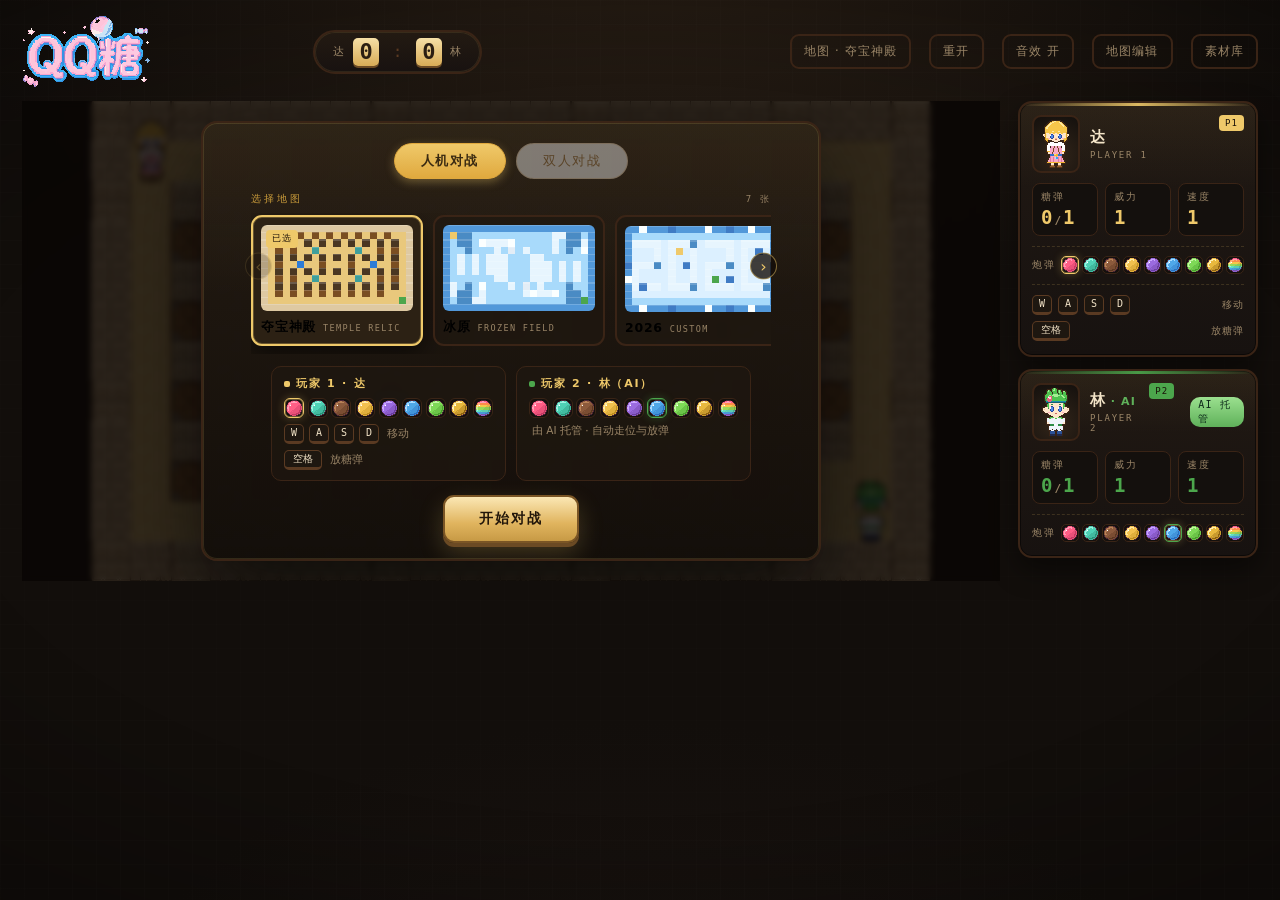
<file: index.html>
<!DOCTYPE html>
<html lang="zh-CN">
<head>
<meta charset="utf-8">
<meta http-equiv="refresh" content="0; url=v2/index.html">
<title>夺宝对决 · QQ糖</title>
</head>
<body style="margin:0;display:grid;place-items:center;height:100vh;background:#120E0B;color:#9A8567;font-family:sans-serif">
<script>location.replace('v2/index.html');</script>
<p>正在进入 <a href="v2/index.html" style="color:#EFC96A">夺宝对决 · QQ糖</a> …</p>
</body>
</html>
</file>
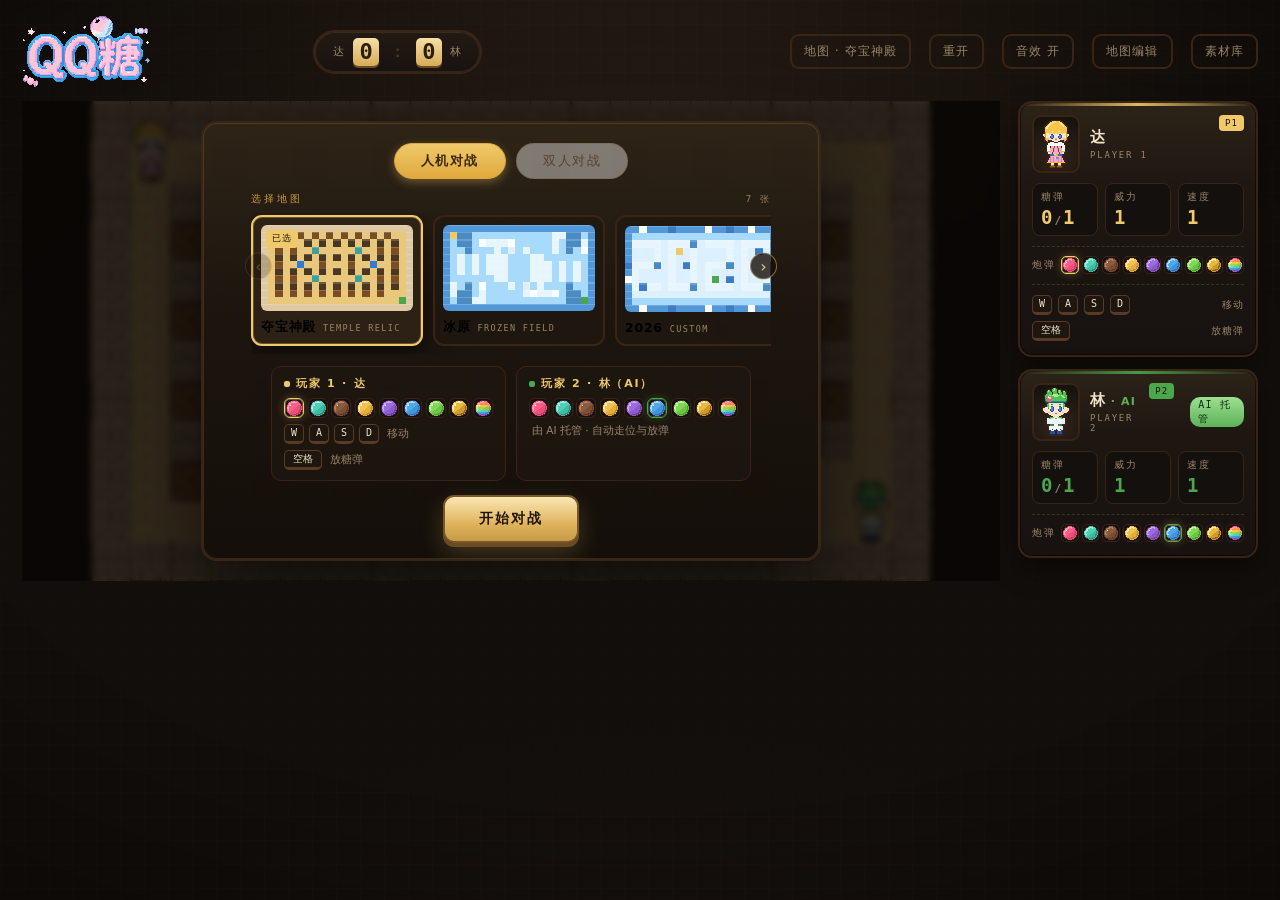
<file: v2/index.html>
<!DOCTYPE html>
<html lang="zh-CN">
<head>
<meta charset="utf-8">
<meta name="viewport" content="width=device-width,initial-scale=1">
<title>夺宝对决 · QQ糖</title>
<link rel="stylesheet" href="css/game.css">
<link rel="stylesheet" href="css/editor.css">
</head>
<body data-mode="game">
<div class="app">
  <header class="bar">
    <div class="brand">
      <span class="logo"><img src="assets/logo.svg" alt="QQ糖"></span>
    </div>
    <div class="score">
      <div class="side" id="side1"><i>达</i><b id="sc1">0</b></div>
      <span class="vs">:</span>
      <div class="side" id="side2"><b id="sc2">0</b><i>林</i></div>
    </div>
    <button class="ghost" id="btnMap">地图 · 夺宝神殿</button>
    <button class="ghost" id="btnRestart">重开</button>
    <button class="ghost" id="btnSound">音效 开</button>
    <button class="ghost" id="btnEdit">地图编辑</button>
    <button class="ghost" id="btnGallery">素材库</button>
  </header>

  <!-- ============================ 游戏（主模式） ============================ -->
  <div id="gameApp">
    <main>
      <section class="stage" id="stage">
        <canvas id="cv" width="672" height="384"></canvas>
        <div class="overlay" id="ov"></div>
      </section>
      <div class="rail" id="rail">
        <aside class="pcard" data-p="1" id="pc1">
          <div class="pc-head">
            <div class="pc-face"><img id="face1" alt="达"></div>
            <div>
              <h2>达</h2>
              <p>PLAYER 1</p>
            </div>
            <span class="tag">P1</span>
          </div>
          <div class="pc-stats">
            <div class="stat"><span>糖弹</span><b id="b1">1<em>/1</em></b></div>
            <div class="stat"><span>威力</span><b id="ps1">1</b></div>
            <div class="stat"><span>速度</span><b id="sp1">1</b></div>
          </div>
          <div class="pc-bombs" id="pb1"></div>
          <div class="pc-keys" id="keys1">
            <div class="krow"><kbd>W</kbd><kbd>A</kbd><kbd>S</kbd><kbd>D</kbd><span class="lbl">移动</span></div>
            <div class="krow"><kbd class="space">空格</kbd><span class="lbl">放糖弹</span></div>
          </div>
        </aside>
        <aside class="pcard" data-p="2" id="pc2">
          <div class="pc-head">
            <div class="pc-face"><img id="face2" alt="林"></div>
            <div>
              <h2>林</h2>
              <p>PLAYER 2</p>
            </div>
            <span class="tag">P2</span><span class="ai-badge" id="ai2">AI 托管</span>
          </div>
          <div class="pc-stats">
            <div class="stat"><span>糖弹</span><b id="b2">1<em>/1</em></b></div>
            <div class="stat"><span>威力</span><b id="ps2">1</b></div>
            <div class="stat"><span>速度</span><b id="sp2">1</b></div>
          </div>
          <div class="pc-bombs" id="pb2"></div>
          <div class="pc-keys" id="keys2">
            <div class="krow"><kbd>↑</kbd><kbd>←</kbd><kbd>↓</kbd><kbd>→</kbd><span class="lbl">移动</span></div>
            <div class="krow"><kbd class="wide">回车</kbd><span class="lbl">放糖弹</span></div>
          </div>
        </aside>
      </div>
    </main>
  </div>

  <!-- ============================ 地图编辑器（页内模式） ============================ -->
  <section id="editorApp">
    <div class="ebar">
      <div class="ettl"><b>地图编辑器</b><i>MAP EDITOR · 21 × 12 · 32PX</i></div>
      <div class="spacer"></div>
      <button class="ghost" id="btnNew">新建</button>
      <button class="ghost" id="btnSave">保存</button>
      <button class="ghost" id="btnSaveAs">另存为</button>
      <button class="ghost" id="btnExport">导出 JSON</button>
      <button class="ghost" id="btnImport">导入</button>
      <button class="primary" id="btnPlay">用这张图开一局</button>
    </div>

    <div class="ed-grid">
      <aside class="panel" id="pal"></aside>

      <section class="board">
        <div class="tools" id="tools">
          <span class="lab">工具</span>
          <div class="seg">
            <button data-tool="brush" type="button">画笔</button>
            <button data-tool="rect" type="button">矩形</button>
            <button data-tool="fill" type="button">油漆桶</button>
          </div>
          <div class="seg">
            <button id="btnUndo" type="button">撤销</button>
            <button id="btnRedo" type="button">重做</button>
          </div>
          <div class="div"></div>
          <div class="seg"><button id="btnGrid" type="button">网格</button></div>
          <div class="div"></div>
          <div class="seg">
            <button id="btnRand" type="button">随机生成</button>
            <button id="btnSym" type="button">对称生成</button>
          </div>
          <div class="seg">
            <button id="btnMirrorX" type="button">左右镜像</button>
            <button id="btnMirrorY" type="button">上下镜像</button>
            <button id="btnMirrorO" type="button">中心对称</button>
          </div>
          <div class="seg"><button id="btnClear" type="button">清空</button></div>
        </div>

        <div class="ecwrap"><canvas id="ecv"></canvas></div>

        <div class="hint">
          <span><b>左键</b> 落笔 · <b>右键</b> 擦掉 · <b>1/2/3</b> 切工具 · <b>Ctrl+Z</b> 撤销 · <b>Ctrl+S</b> 保存</span>
          <span>出生点各只有一个，挪到新格子时旧的会自动清掉</span>
        </div>
      </section>

      <aside class="panel">
        <div class="fld">
          <label>地图名</label>
          <input type="text" id="fName" maxlength="18" placeholder="我的地图">
        </div>
        <div class="fld">
          <label>主题（决定粒子色与默认贴图）</label>
          <select id="fTheme">
            <option value="temple">夺宝神殿</option>
            <option value="ice">冰原</option>
          </select>
        </div>
        <div class="fld">
          <label>可炸障碍掉落率 · <b id="fDropVal">40%</b></label>
          <input type="range" id="fDrop" min="0" max="0.9" step="0.05" value="0.4">
        </div>
        <div class="fld">
          <label>地面</label>
          <div class="row2"><button class="mini-btn" id="btnFloor" type="button">铺满当前主题地面</button></div>
        </div>

        <div class="lib" id="tagLegend"></div>

        <div class="chk">
          <h4>校验</h4>
          <div id="chkList"></div>
          <div id="chkBadge" class="crow"></div>
        </div>

        <div class="lib">
          <h4>模板（拿内置地图改）</h4>
          <div id="tplList">
            <button class="mini-btn" data-tpl="temple" type="button">夺宝神殿</button>
            <button class="mini-btn" data-tpl="ice" type="button">冰原</button>
          </div>
        </div>

        <div class="lib">
          <h4>我的地图（存在本机浏览器里）</h4>
          <div id="libList"></div>
        </div>
      </aside>
    </div>

    <input type="file" id="fileIn" accept=".json,application/json" hidden>
    <div class="toast" id="toast"></div>
  </section>
</div>

<!-- 数据（tools/build_v2.py 生成） -->
<script src="data/sprites.js"></script>
<script src="data/maps.js"></script>
<script src="data/tags.js"></script>
<!-- 游戏逻辑（按分段切出的模块，顺序即原 main.js 的语句顺序） -->
<script src="js/game/01-const.js"></script>
<script src="js/game/02-usermaps.js"></script>
<script src="js/game/03-canvas.js"></script>
<script src="js/game/04-state.js"></script>
<script src="js/game/05-audio.js"></script>
<script src="js/game/06-util.js"></script>
<script src="js/game/07-map.js"></script>
<script src="js/game/08-player.js"></script>
<script src="js/game/09-collision.js"></script>
<script src="js/game/10-pushblock.js"></script>
<script src="js/game/11-ai.js"></script>
<script src="js/game/12-explosion.js"></script>
<script src="js/game/13-death.js"></script>
<script src="js/game/14-particles.js"></script>
<script src="js/game/15-update.js"></script>
<script src="js/game/16-render.js"></script>
<script src="js/game/17-hud.js"></script>
<script src="js/game/18-overlay.js"></script>
<script src="js/game/19-round.js"></script>
<script src="js/game/20-input.js"></script>
<script src="js/game/21-loop.js"></script>
<script src="js/game/22-boot.js"></script>
<!-- 页内编辑器 -->
<script src="js/mode.js"></script>
<script src="js/editor.js"></script>
</body>
</html>
</file>
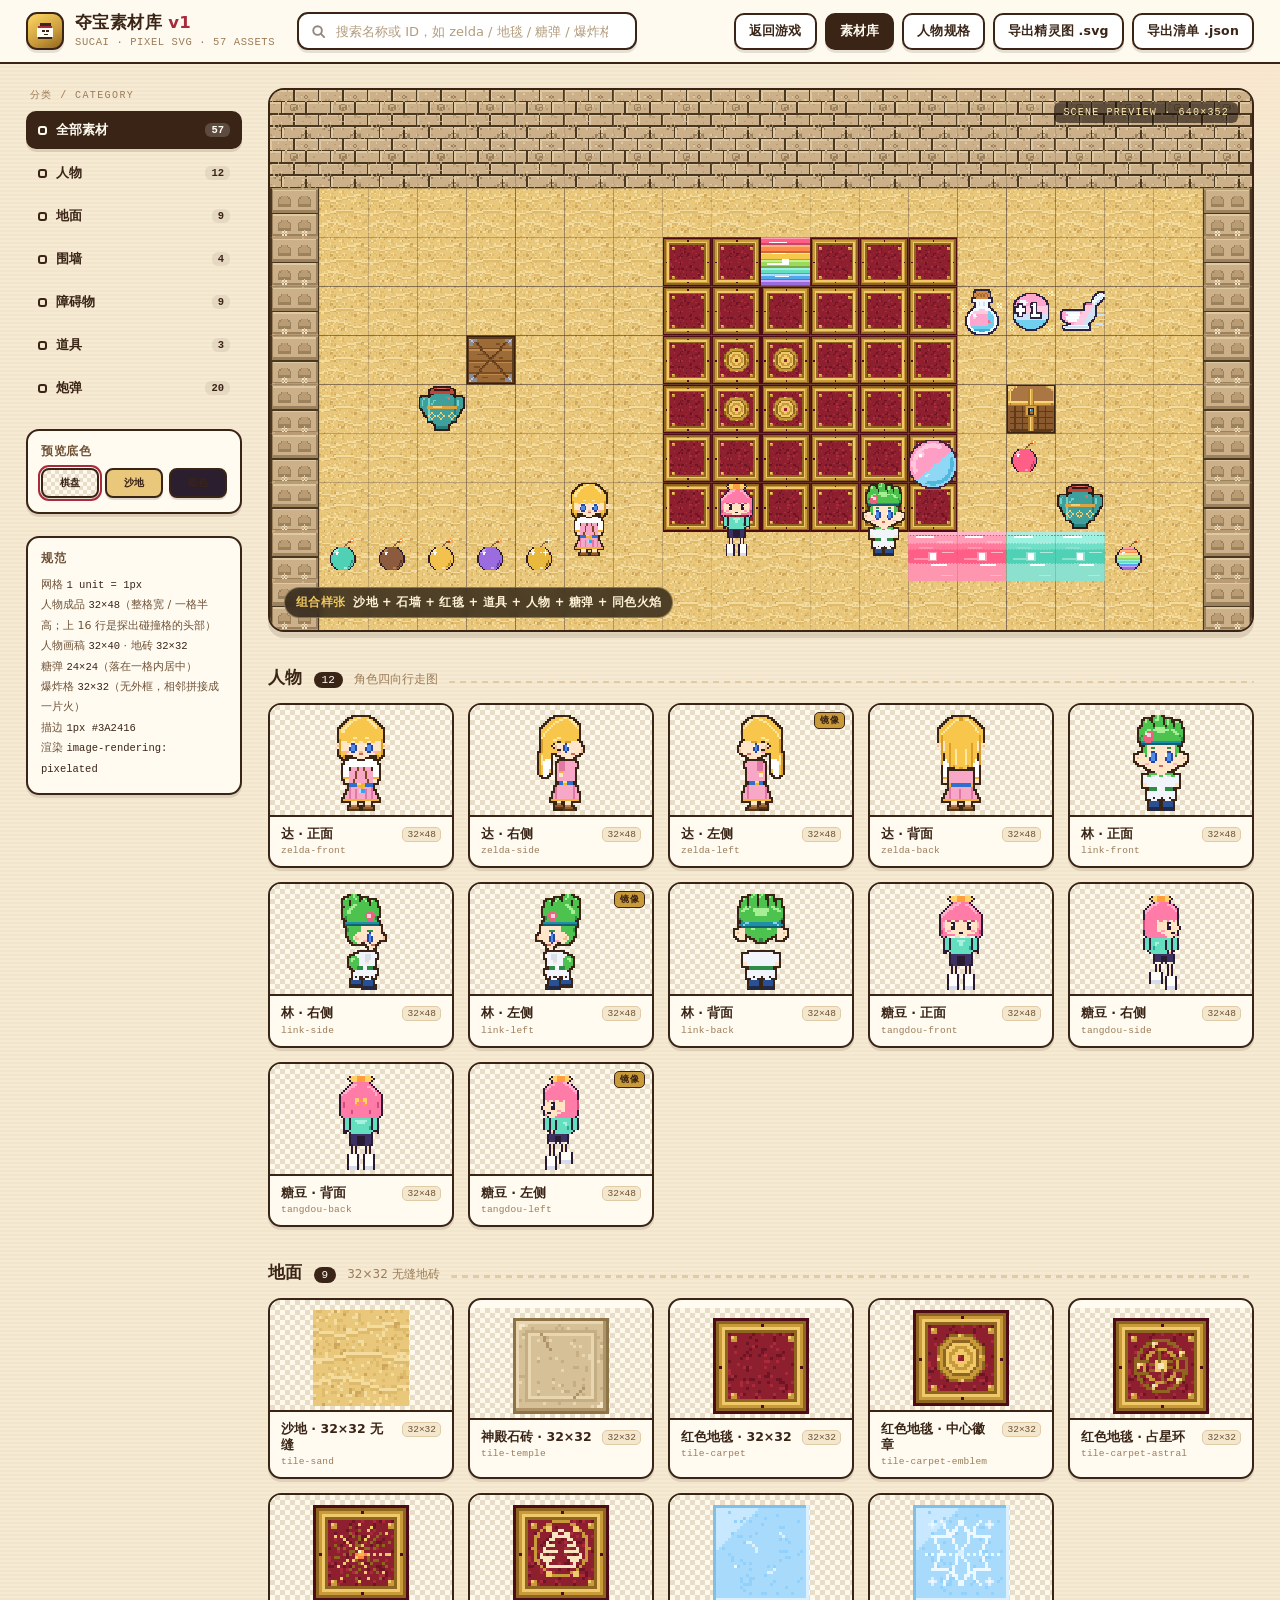
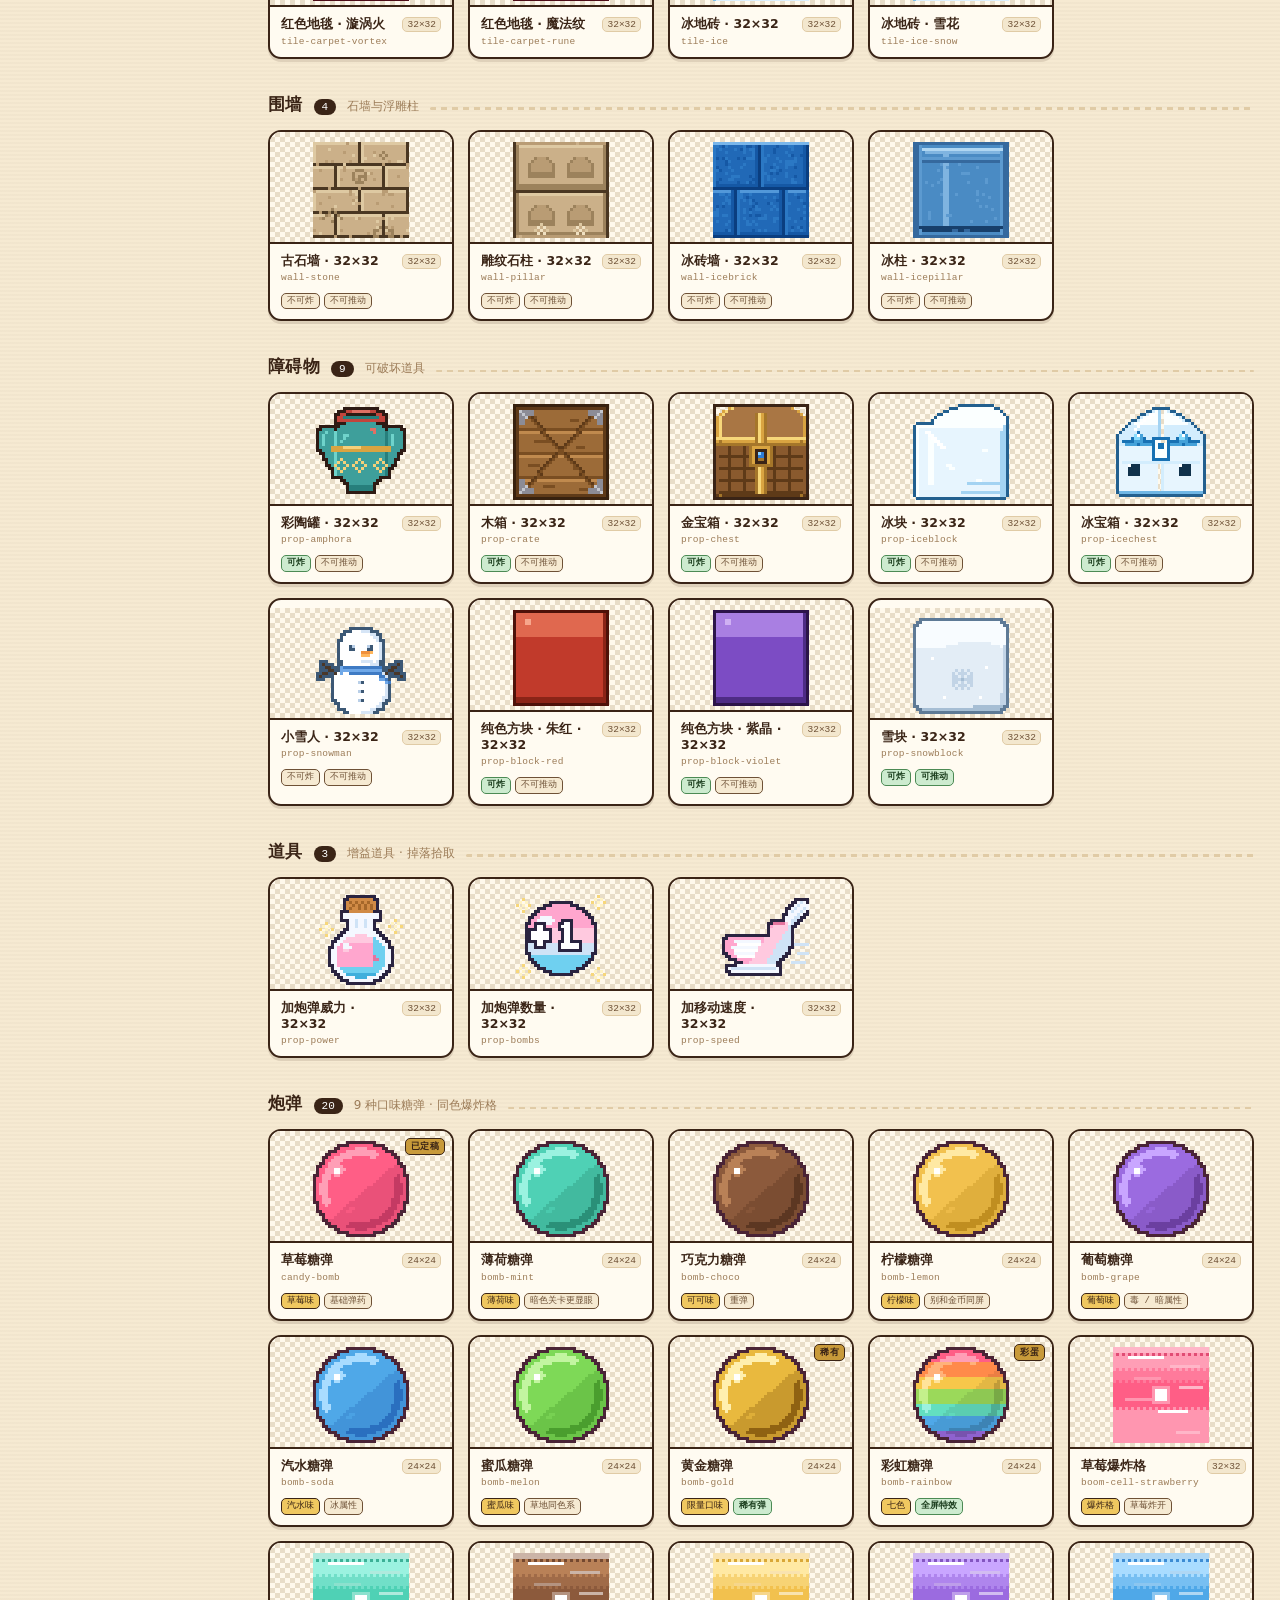
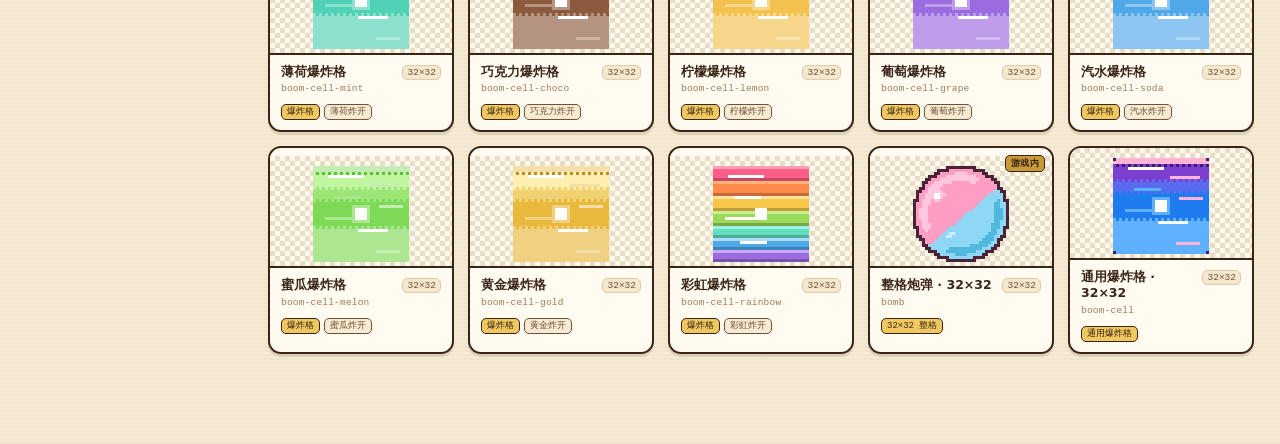
<file: v2/gallery.html>
<!doctype html>
<html lang="zh-CN">
<head>
<meta charset="utf-8" />
<meta name="viewport" content="width=device-width, initial-scale=1" />
<title>夺宝素材库 · SUCAI v1</title>
<link rel="stylesheet" href="css/gallery.css">
<link rel="stylesheet" href="css/spec.css">
</head>
<body data-bg="checker">
<div class="top">
  <div class="top-in">
    <div class="brand">
      <div class="mark"><svg width="22" height="22" viewBox="0 0 16 16" shape-rendering="crispEdges"><rect x="4" y="2" width="8" height="2" fill="#3A2416"/><rect x="3" y="4" width="10" height="2" fill="#A82A3B"/><rect x="2" y="6" width="12" height="6" fill="#FFFBF1"/><rect x="3" y="12" width="10" height="2" fill="#3A2416"/><rect x="6" y="7" width="2" height="2" fill="#3A2416"/><rect x="9" y="7" width="2" height="2" fill="#3A2416"/><rect x="7" y="10" width="3" height="1" fill="#3A2416"/></svg></div>
      <div>
        <h1>夺宝素材库 <b>v1</b></h1>
        <div class="meta">SUCAI · PIXEL SVG · <span id="galCount">-</span> ASSETS</div>
      </div>
    </div>
    <label class="search">
      <svg width="15" height="15" viewBox="0 0 16 16" fill="none"><circle cx="7" cy="7" r="4.6" stroke="#3A2416" stroke-width="2"/><path d="M10.6 10.6L14 14" stroke="#3A2416" stroke-width="2" stroke-linecap="round"/></svg>
      <input id="q" type="search" placeholder="搜索名称或 ID，如 zelda / 地毯 / 糖弹 / 爆炸格" autocomplete="off" />
    </label>
    <div class="top-actions">
      <a class="btn" href="index.html">返回游戏</a>
      <button class="btn on" id="tabAssets" type="button">素材库</button>
      <button class="btn" id="tabSpec" type="button">人物规格</button>
      <button class="btn" id="btn-sprite">导出精灵图 .svg</button>
      <button class="btn" id="btn-json">导出清单 .json</button>
    </div>
  </div>
</div>

<div class="shell">
  <aside>
    <div class="side-h">分类 / CATEGORY</div>
    <div class="nav" id="nav"></div>
    <div class="side-box">
      <h4>预览底色</h4>
      <div class="bg-switch" id="bgswitch">
        <button data-bg="checker" class="on">棋盘</button>
        <button data-bg="sand">沙地</button>
        <button data-bg="night">暗色</button>
      </div>
    </div>
    <div class="side-box">
      <h4>规范</h4>
      <div class="legend">
        网格 <code>1 unit = 1px</code><br>
        人物成品 <code>32×48</code>（整格宽 / 一格半高；上 16 行是探出碰撞格的头部）<br>
        人物画稿 <code>32×40</code> · 地砖 <code>32×32</code><br>
        糖弹 <code>24×24</code>（落在一格内居中）<br>
        爆炸格 <code>32×32</code>（无外框，相邻拼接成一片火）<br>
        描边 <code>1px #3A2416</code><br>
        渲染 <code>image-rendering: pixelated</code>
      </div>
    </div>
  </aside>

  <main>
    <div class="hero">
      <div class="tag">SCENE PREVIEW · 640×352</div>
      <div id="sceneSlot"></div>
      <div class="cap"><b>组合样张</b> 沙地 + 石墙 + 红毯 + 道具 + 人物 + 糖弹 + 同色火焰</div>
    </div>
    <div id="groups"></div>
  </main>
</div>

<!-- ============================ 人物规格（原人物规格页并入） ============================ -->
<section id="specPanel" hidden>
  <div class="wrap">
    <div class="toolbar">
      <span class="lb">缩放</span>
      <div class="zoom">
        <button data-z="2" type="button">2×</button>
        <button data-z="4" type="button" class="on">4×</button>
        <button data-z="6" type="button">6×</button>
        <button data-z="8" type="button">8×</button>
      </div>
      <button id="sil" type="button" style="margin-left:auto">剪影模式（查识别度）</button>
    </div>

    <h2>同比例排排站 · 先看身高与剪影是否打架</h2>
    <div class="lineup" id="lineupBox"></div>

    <h2>四套角色 · 各三视图</h2>
    <div id="specSections"></div>

    <h2>规格</h2>
    <div class="spec">
      <div><b>共用骨架</b>
        <p>头 <code>y3–17</code>、肩线 <code>y18</code>、腰 <code>y23</code>、鞋 <code>y27–30</code>，脚底压 <code>y30</code>，水平中线 <code>x=15.5</code>。四人并排时身高、头身比完全一致，换角色不跳。</p></div>
      <div><b>武器是独立图层</b>
        <p>弓、箭、剑各自带 1px 描边，和身体留 1px 间隙。换武器只改一段代码，不动角色本体。</p></div>
      <div><b>颜色规则</b>
        <p>共用底色（描边/皮肤/白/钢等 9 色）不换；每个角色再加 6–8 个专属色。整套无渐变。</p></div>
      <div><b>剪影识别度</b>
        <p>点「剪影模式」全黑看轮廓。两两重叠率正面 <code>0.74–0.83</code>，靠青羽的箭枝、夜蔷薇的垂发、银霜的外扩肩甲区分。</p></div>
      <div><b>朝向</b>
        <p>侧面统一朝右，朝左一律 <code>transform:scaleX(-1)</code>，不重画。背面用于向上走。</p></div>
      <div><b>数据来源</b>
        <p>本页数据由 <code>tools/build_v2.py</code> 生成（tools/spec_db.py + build_chars.py），与素材库共用同一套生成管线。</p></div>
    </div>

    <div class="shared">
      <h4>共用底色（9 色，四角色通用）</h4>
      <ul class="pal" id="specShared"></ul>
    </div>
  </div>
</section>

<div class="modal" id="modal">
  <div class="sheet">
    <div class="sheet-top">
      <div>
        <h3 id="m-name">—</h3>
        <div class="mono" id="m-id">—</div>
        <div class="tags" id="m-tags"></div>
      </div>
      <button class="close" id="m-close">✕</button>
    </div>
    <div class="sheet-body">
      <div class="stage" id="m-stage">
        <div id="m-preview"></div>
        <div class="tilewrap" id="m-tiling"></div>
      </div>
      <div class="side-info">
        <dl class="kv">
          <dt>分类</dt><dd id="m-cat">—</dd>
          <dt>尺寸</dt><dd id="m-size">—</dd>
          <dt>网格</dt><dd id="m-grid">—</dd>
          <dt>颜色</dt><dd id="m-ncol">—</dd>
        </dl>
        <div>
          <div class="side-h" style="margin-bottom:5px">来源 / SOURCE</div>
          <div class="src" id="m-src">—</div>
        </div>
        <div>
          <div class="side-h" style="margin-bottom:7px">调色板 / CLICK TO COPY</div>
          <div class="pal" id="m-pal"></div>
        </div>
        <div>
          <div class="side-h" style="margin-bottom:7px">缩放</div>
          <div class="bg-switch" id="m-zoom">
            <button data-z="2">2×</button><button data-z="4" class="on">4×</button><button data-z="6">6×</button><button data-z="8">8×</button>
          </div>
        </div>
        <div class="acts">
          <button class="btn" id="m-copy">复制 SVG</button>
          <button class="btn" id="m-png">下载 PNG</button>
          <button class="btn" id="m-svg">下载 SVG</button>
          <button class="btn" id="m-tile">拼接预览</button>
        </div>
        <div>
          <div class="side-h" style="margin-bottom:7px">源码</div>
          <div class="code" id="m-code"></div>
        </div>
      </div>
    </div>
  </div>
</div>
<div class="toast" id="toast"></div>

<script src="data/gallery-data.js"></script>
<script src="data/spec-data.js"></script>
<script src="js/gallery.js"></script>
<script src="js/spec.js"></script>
</body>
</html>
</file>
<file: v2/css/game.css>
/* =========================================================================
   QQ糖 · 夺宝对决  —  游戏界面样式
   ========================================================================= */
:root{
  --bg:#120E0B;
  --panel:#1C1611;
  --panel2:#241C15;
  --line:#3A2416;
  --line2:#5A3A22;
  --gold:#EFC96A;
  --gold2:#C89A3A;
  --ink:#F3E4C8;
  --dim:#9A8567;
  --red:#A82A3B;
  --teal:#3E9F9B;
  --sans:"PingFang SC","Microsoft YaHei","Hiragino Sans GB",system-ui,sans-serif;
  --mono:"Cascadia Mono","Consolas","SFMono-Regular",ui-monospace,monospace;
}
*{box-sizing:border-box; margin:0; padding:0}
html,body{height:100%}
body{
  background:
    radial-gradient(1200px 700px at 50% -10%, #2A1F15 0%, transparent 60%),
    radial-gradient(900px 600px at 50% 120%, #1A1310 0%, transparent 60%),
    var(--bg);
  color:var(--ink);
  font-family:var(--sans);
  -webkit-font-smoothing:antialiased;
  overflow:hidden;
}
body::before{
  /* 细小格纹底 */
  content:"";
  position:fixed; inset:0; pointer-events:none; opacity:.35;
  background-image:
    linear-gradient(rgba(255,255,255,.022) 1px, transparent 1px),
    linear-gradient(90deg, rgba(255,255,255,.022) 1px, transparent 1px);
  background-size:24px 24px;
}
body::after{
  content:"";
  position:fixed; inset:0; pointer-events:none;
  background:radial-gradient(120% 90% at 50% 50%, transparent 45%, rgba(0,0,0,.62) 100%);
}

.app{
  position:relative; z-index:2;
  height:100%;
  display:flex; flex-direction:column;
  gap:14px;
  padding:16px 22px 12px;
  max-width:1520px; margin:0 auto;
}

/* ------------------------------------------------------------------ 顶栏 */
.bar{
  position:relative;
  flex:0 0 auto;
  display:flex; align-items:center; gap:18px;
}
.bar > .ghost:first-of-type{margin-left:auto}
.brand{display:flex; align-items:center; gap:14px}
.brand .logo{display:block; flex:0 0 auto; line-height:0}
.brand .logo svg{display:block; height:71px; width:auto}

/* 比分 */
.score{
  position:absolute; left:50%; top:50%;
  transform:translate(-50%,-50%);
  display:flex; align-items:center; gap:14px;
  padding:6px 18px;
  border:2px solid var(--line);
  border-radius:999px;
  background:linear-gradient(180deg,#231A12,#181210);
  box-shadow:0 0 0 1px rgba(239,201,106,.10) inset;
}
.score .side{display:flex; align-items:center; gap:8px}
.score .side i{
  font-style:normal; font-size:11px; letter-spacing:.14em; color:var(--dim);
}
.score .side b{
  font-family:var(--mono); font-size:22px; line-height:1;
  min-width:22px; text-align:center;
  color:#2B1E12;
  background:linear-gradient(180deg,#F6DFA6,#D8AC57);
  border-radius:5px; padding:3px 6px;
  box-shadow:0 2px 0 #6B4A24;
  transition:transform .18s;
}
.score .side.hit b{transform:scale(1.28)}
.score .vs{font-family:var(--mono); color:var(--line2); font-size:16px}

button{font-family:inherit; cursor:pointer}
.ghost{
  font-size:11.5px; letter-spacing:.1em; color:var(--dim);
  background:transparent; border:2px solid var(--line);
  border-radius:9px; padding:8px 12px;
  transition:.16s;
}
.ghost:hover{color:var(--gold); border-color:var(--line2)}

/* ------------------------------------------------------------------ 主区 */
main{
  flex:1 1 auto; min-height:0;
  display:grid;
  grid-template-columns:minmax(0,1fr) 240px;
  gap:18px;
}

/* 右侧属性栏：贴着内容区顶部排，别跟着画布居中漂 */
.rail{
  display:flex; flex-direction:column; gap:12px;
  align-self:start;
}

/* 玩家卡 */
.pcard{
  position:relative;
  display:flex; flex-direction:column; gap:10px;
  padding:12px 12px 14px;
  border:2px solid var(--line);
  border-radius:14px;
  background:
    linear-gradient(180deg, rgba(239,201,106,.055), transparent 34%),
    linear-gradient(180deg,#211913,#171210);
  box-shadow:0 12px 28px rgba(0,0,0,.45), 0 0 0 1px rgba(0,0,0,.5) inset;
  overflow:hidden;
}
.pcard::before{
  content:""; position:absolute; inset:0 0 auto 0; height:3px;
  background:linear-gradient(90deg,transparent,var(--ac),transparent);
  opacity:.9;
}
.pcard[data-p="1"]{--ac:#EFC96A}
.pcard[data-p="2"]{--ac:#4CA64C}
.pcard.dead{filter:saturate(.35) brightness(.72)}
.pcard.win{box-shadow:0 12px 28px rgba(0,0,0,.45), 0 0 0 2px var(--ac) inset}

.pc-head{display:flex; align-items:center; gap:10px}
.pc-face{
  width:48px; height:58px; flex:0 0 auto;
  display:grid; place-items:center;
  border:2px solid var(--line); border-radius:9px;
  background:radial-gradient(circle at 50% 70%, #33261A, #14100D);
  overflow:hidden;
}
.pc-face img{width:32px; height:48px; display:block; image-rendering:pixelated}
.pc-head h2{font-size:15px; letter-spacing:.06em}
.pc-head p{
  font-family:var(--mono); font-size:9px; letter-spacing:.2em;
  color:var(--dim); margin-top:3px;
}
.pc-head .tag{
  margin-left:auto; align-self:flex-start;
  font-family:var(--mono); font-size:9px; letter-spacing:.12em;
  padding:3px 6px; border-radius:4px;
  color:#1A1208; background:var(--ac);
}

.pc-stats{display:grid; grid-template-columns:repeat(3,1fr); gap:7px}
.stat{
  border:1.5px solid var(--line); border-radius:8px;
  background:#14100D; padding:7px 8px 8px;
}
.stat span{
  display:block; font-size:9.5px; letter-spacing:.16em; color:var(--dim);
  margin-bottom:4px;
}
.stat b{
  font-family:var(--mono); font-size:19px; line-height:1;
  color:var(--ac); display:flex; align-items:baseline; gap:2px;
}
.stat b em{font-style:normal; font-size:11px; color:var(--dim)}

.pc-keys{
  margin-top:auto;
  display:flex; flex-direction:column; gap:6px;
  padding-top:10px; border-top:1px dashed rgba(239,201,106,.16);
}
/* 局内换炮弹：一排小图标 + 「炮弹」小标，点谁下一颗弹就是谁 */
.pc-bombs{
  display:flex; align-items:center; gap:6px;
  padding-top:9px; border-top:1px dashed rgba(239,201,106,.16);
}
.pc-bombs::before{
  content:"炮弹";
  font-size:9.5px; letter-spacing:.16em; color:var(--dim); flex:0 0 auto;
}
.pc-bombs .bomb-strip{flex:1 1 auto; min-width:0}
.pc-bombs .bkind{width:18px; height:18px; border-radius:5px}
.pc-bombs .bkind img{width:14px; height:14px}
.pcard .bkind.on{border-color:var(--ac)}
.krow{display:flex; align-items:center; gap:6px; font-size:10.5px; color:var(--dim)}
.krow .lbl{margin-left:auto; font-size:10px; letter-spacing:.1em}
kbd{
  font-family:var(--mono); font-size:10px; line-height:1;
  min-width:20px; height:20px; padding:0 5px;
  display:inline-grid; place-items:center;
  color:var(--ink);
  border:1.5px solid var(--line2); border-bottom-width:3px;
  border-radius:5px; background:#1E1710;
}
kbd.wide{min-width:auto; padding:0 8px}
kbd.space{min-width:38px}

/* ------------------------------------------------------------------ 舞台 */
.stage{
  position:relative;
  flex:0 0 auto;
  align-self:start;
  display:flex; align-items:flex-start; justify-content:center;
  overflow:hidden;
}
#cv{
  display:block;
  width:672px; height:384px;      /* 由脚本按容器等比计算 */
  image-rendering:pixelated;
  image-rendering:crisp-edges;
  border-radius:3px;
  box-shadow:0 0 0 2px #0A0705, 0 0 26px rgba(0,0,0,.8) inset;
  background:#0A0705;
}

/* 覆盖层 */
.overlay{
  position:absolute; inset:0;
  display:grid; place-items:center;
  background:rgba(9,6,4,.82);
  backdrop-filter:blur(3px);
  opacity:0; pointer-events:none;
  transition:opacity .26s;
  z-index:5;
  padding:14px 20px;
}
.overlay.on{opacity:1; pointer-events:auto}
.ov-box{
  width:min(620px,100%);
  max-height:100%; overflow-y:auto;      /* 万一内容比画布还高，还能滚到按钮 */
  scrollbar-width:none;                  /* 滚动条不外露，内容超高等比缩进滚动即可 */
  text-align:center;
  padding:20px 28px 16px;
  border:2px solid var(--line);
  border-radius:16px;
  background:
    linear-gradient(180deg, rgba(239,201,106,.05), transparent 40%),
    linear-gradient(180deg, rgba(36,27,19,.97), rgba(19,14,10,.97));
  box-shadow:0 34px 80px rgba(0,0,0,.62), 0 0 0 1px rgba(239,201,106,.14) inset;
  transform:translateY(8px) scale(.985);
  transition:transform .3s cubic-bezier(.2,1.4,.5,1);
}
.ov-box::-webkit-scrollbar{display:none}
.overlay.on .ov-box{transform:none}
.ov-kicker{
  font-family:var(--mono); font-size:10px; letter-spacing:.42em;
  color:var(--gold2); margin-bottom:9px;
}
.ov-title{
  font-size:30px; font-weight:900; letter-spacing:.08em; line-height:1.1;
  color:#FFF3D2;
  text-shadow:0 0 26px rgba(239,201,106,.45), 0 4px 0 #4A3018;
  margin-bottom:8px;
}
.ov-sub{font-size:12.5px; color:#B9A489; line-height:1.75; margin-bottom:14px}
.ov-grid{
  display:grid; grid-template-columns:1fr 1fr; gap:10px;
  margin:0 auto 14px; width:min(480px,100%);
}
.ov-cell{
  border:1.5px solid var(--line); border-radius:10px;
  padding:9px 12px 10px; text-align:left;
  background:rgba(30,23,16,.72);
}
.ov-cell h4{
  font-size:11px; letter-spacing:.16em; color:var(--gold);
  margin-bottom:6px; display:flex; align-items:center; gap:6px;
}
.ov-cell h4 .dot{width:6px; height:6px; border-radius:2px; background:currentColor}
.kline{display:flex; align-items:center; gap:5px; margin-top:6px}
.kline i{
  font-style:normal; font-size:10.5px; color:var(--dim); margin-left:3px;
}

/* 炮弹选择条：准备页（覆盖层）和局内面板共用一套按钮。
   点谁用谁，选中框颜色跟着人走 —— P1 金 / P2 绿。 */
.bomb-strip{
  display:flex; gap:3px; justify-content:space-between;
}
.ov-cell .bomb-strip{margin-top:7px}
.bkind{
  width:20px; height:20px; padding:0; line-height:0;
  display:grid; place-items:center;
  border:1.5px solid var(--line); border-radius:6px;
  background:#14100D;
  transition:border-color .14s, box-shadow .14s, transform .14s;
}
.bkind img{width:16px; height:16px; display:block; image-rendering:pixelated}
.bkind:hover{border-color:var(--line2); transform:translateY(-1px)}
.bkind.on{
  border-color:#EFC96A;
  box-shadow:0 0 0 1px rgba(239,201,106,.38) inset, 0 0 9px rgba(239,201,106,.28);
}
.ov-cell.p2 .bkind.on{
  border-color:#4CA64C;
  box-shadow:0 0 0 1px rgba(76,166,76,.4) inset, 0 0 9px rgba(76,166,76,.3);
}

/* 开局前选地图 */
.ov-label{
  font-family:var(--mono); font-size:9.5px; letter-spacing:.3em;
  color:var(--gold2); text-align:left;
}
.ov-labelrow{
  width:min(520px,100%); margin:0 auto 7px;
  display:flex; justify-content:space-between; align-items:baseline;
}
.ov-count{
  font-family:var(--mono); font-size:9px; letter-spacing:.2em; color:var(--dim);
}
/* 地图可能不止两张（编辑器存进来的），所以横着排 —— 高度固定，多了就横向滚；
   滚动条不外露，放不下时两端出现翻页箭头 */
.ov-maps-wrap{
  position:relative;
  width:min(520px,100%); margin:0 auto 12px;
}
.ov-maps{
  display:flex; flex-wrap:nowrap; gap:10px;
  width:100%; padding:2px 2px 8px;
  overflow-x:auto; overflow-y:hidden;
  scrollbar-width:none;
  scroll-snap-type:x proximity;
}
.ov-maps::-webkit-scrollbar{display:none}
.maps-nav{
  position:absolute; top:38%; transform:translateY(-50%);
  width:27px; height:27px; border-radius:50%;
  border:1.5px solid rgba(239,201,106,.5);
  background:rgba(20,14,9,.8); color:var(--gold);
  font-size:16px; line-height:1; cursor:pointer; z-index:2;
  display:flex; align-items:center; justify-content:center;
  transition:background .14s, opacity .14s;
}
.maps-nav:hover{background:rgba(64,46,26,.92)}
.maps-nav.prev{left:-6px}
.maps-nav.next{right:-6px}
.maps-nav[disabled]{opacity:.25; cursor:default}
.ov-maps-wrap:not(.paged) .maps-nav{display:none}
/* 宽度故意做成「两张半」，露出第三张的一角，让人看出右边还能拖 */
.ov-maps .map-card{flex:0 0 172px; scroll-snap-align:start}
.map-card{
  position:relative; display:block; padding:8px; text-align:left;
  border:2px solid var(--line); border-radius:11px;
  background:rgba(30,23,16,.7);
  transition:border-color .16s, box-shadow .16s, transform .16s;
}
.map-card:hover{border-color:var(--line2); transform:translateY(-1px)}
.map-card.on{
  border-color:var(--gold);
  background:rgba(48,36,22,.85);
  box-shadow:0 0 0 1px rgba(239,201,106,.3) inset, 0 10px 24px rgba(0,0,0,.5);
}
.map-card .thumb{
  display:block; width:100%; aspect-ratio:21 / 12;
  border-radius:6px; overflow:hidden;
  background:#0D0A07;
  box-shadow:0 0 0 1px rgba(0,0,0,.6) inset;
}
.map-card .thumb canvas{
  display:block; width:100%; height:100%;
  image-rendering:pixelated;
}
.map-card .nm{display:flex; align-items:baseline; gap:7px; margin-top:8px}
.map-card .nm b{font-size:12.5px; letter-spacing:.06em}
.map-card .nm i{
  font-style:normal; font-family:var(--mono);
  font-size:8.5px; letter-spacing:.16em; color:var(--dim);
}
.map-card .tick{
  position:absolute; top:13px; left:13px;
  font-family:var(--mono); font-size:8.5px; letter-spacing:.14em;
  padding:3px 6px; border-radius:4px;
  color:#22160A; background:var(--gold);
  opacity:0; transform:translateY(-3px);
  transition:.16s;
}
.map-card.on .tick{opacity:1; transform:none}
/* 编辑器做的图，右上角盖个紫章，和内置图区分开 */
.map-card .flag{
  position:absolute; top:13px; right:13px;
  font-family:var(--mono); font-size:8.5px; letter-spacing:.14em;
  padding:3px 6px; border-radius:4px;
  color:#F3EFFC; background:rgba(150,128,204,.9);
}

.btn{
  font-size:14px; font-weight:800; letter-spacing:.14em;
  color:#22160A;
  background:linear-gradient(180deg,#FBE7B4,#E0B45E 60%,#C79A45);
  border:2px solid #7A5525;
  border-radius:11px;
  padding:13px 34px;
  box-shadow:0 4px 0 #6B4A24, 0 10px 24px rgba(239,201,106,.22);
  transition:transform .12s, box-shadow .12s;
}
.btn:hover{transform:translateY(-1px); box-shadow:0 5px 0 #6B4A24, 0 14px 30px rgba(239,201,106,.3)}
.btn:active{transform:translateY(3px); box-shadow:0 1px 0 #6B4A24}
.btn.small{font-size:12px; padding:10px 20px; letter-spacing:.1em}

.result-face{
  width:74px; height:92px; margin:0 auto 4px;
  image-rendering:pixelated;
  filter:drop-shadow(0 8px 18px rgba(0,0,0,.6));
  animation:floaty 2.4s ease-in-out infinite;
}
@keyframes floaty{0%,100%{transform:translateY(0)}50%{transform:translateY(-6px)}}

/* 分辨率偏窄时比分回到常规流，避免压在按钮上 */
@media (max-width:1300px){
  .score{position:static; transform:none; margin:0 auto}
}

@media (max-width:1180px){
  main{display:flex; flex-direction:column; align-items:stretch; justify-content:center; gap:12px}
  .rail{flex-direction:row; width:100%}
  .pcard{flex:1 1 0; flex-direction:row; align-items:center; gap:14px; padding:10px 14px}
  .pc-stats{grid-template-columns:repeat(3,1fr); min-width:0; flex:1}
  .pc-keys{display:none}
  .pc-bombs{display:none}   /* 横排卡片放不下，窄屏回到开局界面换弹 */
  .stage{margin:0 auto; max-width:100%}
  .score{position:static; transform:none; margin:0 auto}
}
@media (max-width:720px){
  .app{padding:10px}
  .brand p{display:none}
  .brand .logo svg{height:52px}
  .ov-title{font-size:26px}
  .ov-grid{grid-template-columns:1fr}
  #cv{width:100%; height:auto}
}

/* ------------------------------------------------------------- 人机模式 UI */
.ov-modes{display:flex; gap:10px; justify-content:center; margin:0 0 14px}
.mode-btn{
  padding:8px 26px; border-radius:20px;
  border:1px solid rgba(120,90,50,.35);
  background:rgba(255,255,255,.4); color:#5a4327;
  font-family:var(--mono); font-size:13px; letter-spacing:.12em; cursor:pointer;
  transition:transform .14s, background .14s, color .14s;
}
.mode-btn:hover{transform:translateY(-1px)}
.mode-btn.on{
  background:linear-gradient(180deg,#EFC96A,#E0A93E);
  color:#3a2a12; border-color:#E0A93E; font-weight:800;
  box-shadow:0 3px 10px rgba(239,201,106,.35);
}

.ai-badge{
  display:inline-block; margin-left:6px; padding:1px 8px; border-radius:10px;
  font-family:var(--mono); font-size:10px; letter-spacing:.12em; color:#0d2a1a;
  background:linear-gradient(180deg,#9BE08F,#5FB15A);
}
[hidden]{display:none !important}
.pcard.ai .pc-keys{display:none}
.pcard.ai .pc-head h2::after{content:" · AI"; color:#5FB15A; font-size:11px; letter-spacing:.1em}

/* =========================================================================
   v2 · 主页 = 游戏 + 页内编辑器：按 body[data-mode] 显隐两个区域
   ========================================================================= */
#gameApp{flex:1 1 auto; min-height:0; display:flex}
#gameApp main{flex:1 1 auto; min-height:0}
#editorApp{display:none}

body[data-mode="editor"] #gameApp{display:none}
body[data-mode="editor"] .score,
body[data-mode="editor"] #btnMap,
body[data-mode="editor"] #btnRestart,
body[data-mode="editor"] #btnSound{display:none}

/* logo 以 <img> 引用（单文件版当年是内联 svg） */
.brand .logo img{display:block; height:71px; width:auto}
</file>
<file: v2/css/editor.css>
/* =========================================================================
   QQ糖 · 地图编辑器（页内模式）
   全部选择器挂在 #editorApp 下，避免与游戏样式互相污染；
   页面底色 / 全局变量 / body 背景由 game.css 提供（同一套设计系统）。
   ========================================================================= */
:root{
  --ok:#7FC98A;
  --warn:#E8B04B;
  --bad:#D9614F;
}

#editorApp{
  position:relative; z-index:2;
  flex:1 1 auto; min-height:0;
  display:none;
  flex-direction:column; gap:12px;
}
body[data-mode="editor"] #editorApp{display:flex}

/* ------------------------------------------------------------------ 工具条 */
.ebar{flex:0 0 auto; display:flex; align-items:center; gap:10px; flex-wrap:wrap}
.ettl b{font-size:16px; letter-spacing:.1em}
.ettl i{
  display:block; font-style:normal; font-family:var(--mono);
  font-size:8.5px; letter-spacing:.24em; color:var(--dim); margin-top:3px;
}
.ebar .spacer{flex:1 1 auto}
#editorApp .primary{
  font-size:11.5px; font-weight:800; letter-spacing:.08em; color:#22160A;
  background:linear-gradient(180deg,#FBE7B4,#E0B45E 60%,#C79A45);
  border:2px solid #7A5525; border-radius:9px; padding:8px 14px;
  box-shadow:0 3px 0 #6B4A24; transition:.12s;
}
#editorApp .primary:hover{transform:translateY(-1px)}
#editorApp .primary:active{transform:translateY(2px); box-shadow:0 1px 0 #6B4A24}

/* ------------------------------------------------------------------ 主区 */
.ed-grid{
  flex:1 1 auto; min-height:0;
  display:grid; grid-template-columns:250px minmax(0,1fr) 300px; gap:14px;
}
#editorApp .panel{
  border:2px solid var(--line); border-radius:13px;
  background:linear-gradient(180deg,#211913,#171210);
  box-shadow:0 12px 28px rgba(0,0,0,.4);
  padding:12px; overflow-y:auto; overflow-x:hidden;
  scrollbar-width:thin;
}
#editorApp .panel::-webkit-scrollbar{width:6px}
#editorApp .panel::-webkit-scrollbar-thumb{background:var(--line2); border-radius:3px}

/* ------------------------------------------------------------------ 素材栏 */
#editorApp .grp{margin-bottom:13px}
#editorApp .grp h4{
  font-family:var(--mono); font-size:8.5px; letter-spacing:.22em;
  color:var(--gold2); margin-bottom:7px; font-weight:600;
}
#editorApp .brushes{display:grid; grid-template-columns:repeat(3,1fr); gap:6px}
#editorApp .br{
  display:flex; flex-direction:column; align-items:center; gap:3px;
  border:2px solid var(--line); border-radius:8px;
  background:#14100D; padding:5px 2px 4px; transition:.14s;
}
#editorApp .br:hover{border-color:var(--line2)}
#editorApp .br img{width:34px; height:34px; display:block; image-rendering:pixelated}
#editorApp .br span{font-size:9px; line-height:1.25; color:var(--dim); text-align:center}
#editorApp .br.on{
  border-color:var(--gold); background:#2E2317;
  box-shadow:0 0 0 1px rgba(239,201,106,.25) inset;
}
#editorApp .br.on span{color:var(--ink)}
#editorApp .br.spawn span{font-size:11px; font-weight:700; letter-spacing:.06em}

/* 障碍标签：可炸 / 不可炸、可推动 / 不可推动 */
#editorApp .br .tags{display:flex; flex-wrap:wrap; gap:3px; justify-content:center}
#editorApp .chip{
  font-family:var(--mono); font-size:8px; line-height:1.5; letter-spacing:0;
  padding:0 3px; border-radius:3px;
  border:1px solid var(--line2); color:var(--dim); background:#1B150F;
  white-space:nowrap;
}
#editorApp .chip.yes{color:#12200F; background:var(--ok); border-color:var(--ok)}
#editorApp .chip.mute{color:var(--ink); background:#241C15}
#editorApp .br.on .chip{border-color:var(--line2)}

/* 侧栏标签速查 */
#editorApp .tagrow{
  display:grid; grid-template-columns:52px auto; gap:2px 8px;
  align-items:center; font-size:10px; margin-bottom:6px;
}
#editorApp .tagrow b{color:var(--ink); font-weight:700}
#editorApp .tagrow i{
  grid-column:1 / -1; font-style:normal; font-size:9.5px;
  color:var(--dim); line-height:1.45;
}

/* ------------------------------------------------------------------ 画板 */
#editorApp .board{display:flex; flex-direction:column; gap:9px; min-width:0}
#editorApp .tools{display:flex; align-items:center; gap:6px; flex-wrap:wrap}
#editorApp .seg{display:flex; border:2px solid var(--line); border-radius:9px; overflow:hidden}
#editorApp .seg button{
  border:0; background:#14100D; color:var(--dim);
  font-size:11px; letter-spacing:.06em; padding:7px 11px; transition:.14s;
}
#editorApp .seg button + button{border-left:2px solid var(--line)}
#editorApp .seg button:hover{color:var(--gold)}
#editorApp .seg button.on{background:#2E2317; color:var(--gold)}
#editorApp .tools .lab{
  font-family:var(--mono); font-size:8.5px; letter-spacing:.2em;
  color:var(--gold2); margin-right:2px;
}
#editorApp .tools .div{width:1px; height:20px; background:var(--line); margin:0 3px}

#editorApp .ecwrap{
  flex:1 1 auto; min-height:0;
  display:grid; place-items:center; overflow:hidden;
}
#ecv{
  display:block;
  image-rendering:pixelated; image-rendering:crisp-edges;
  border-radius:3px; cursor:crosshair;
  box-shadow:0 0 0 2px #0A0705, 0 0 34px rgba(0,0,0,.75) inset;
  background:#0A0705;
  touch-action:none;
}
#editorApp .hint{
  flex:0 0 auto; font-size:10.5px; color:var(--dim); line-height:1.7;
  display:flex; gap:14px; flex-wrap:wrap;
}
#editorApp .hint b{color:var(--gold2); font-weight:600}

/* ------------------------------------------------------------------ 右栏 */
#editorApp .fld{margin-bottom:11px}
#editorApp .fld > label{
  display:block; font-family:var(--mono); font-size:8.5px;
  letter-spacing:.2em; color:var(--gold2); margin-bottom:5px;
}
#editorApp .fld .row2{display:flex; gap:6px; align-items:center}
#editorApp input[type=text],#editorApp select{
  width:100%; background:#14100D; color:var(--ink);
  border:2px solid var(--line); border-radius:7px;
  padding:7px 9px; font-size:12px; font-family:inherit;
}
#editorApp input[type=text]:focus,#editorApp select:focus{outline:0; border-color:var(--line2)}
#editorApp input[type=range]{width:100%; accent-color:var(--gold2)}

#editorApp .chk{
  border-top:1px dashed rgba(239,201,106,.16);
  padding-top:10px; margin-top:12px;
}
#editorApp .chk h4,#editorApp .lib h4{
  font-family:var(--mono); font-size:8.5px; letter-spacing:.22em;
  color:var(--gold2); margin-bottom:8px; font-weight:600;
}
#editorApp .crow{
  display:flex; align-items:center; gap:7px;
  font-size:10.5px; color:var(--dim); margin-bottom:6px; line-height:1.4;
}
#editorApp .crow i{width:7px; height:7px; border-radius:2px; flex:0 0 auto; font-style:normal}
#editorApp .crow b{margin-left:auto; font-family:var(--mono); font-size:10.5px; color:var(--ink); font-weight:400}
#editorApp .crow.warn{color:var(--warn)}

#editorApp .lib{margin-top:14px; border-top:1px dashed rgba(239,201,106,.16); padding-top:10px}
#editorApp .item{
  display:flex; align-items:center; gap:7px;
  border:1.5px solid var(--line); border-radius:8px;
  background:#14100D; padding:6px 7px; margin-bottom:6px;
}
#editorApp .item.on{border-color:var(--gold); background:#2A2015}
#editorApp .item .mini{
  width:38px; height:22px; flex:0 0 auto; border-radius:3px;
  image-rendering:pixelated; background:#0D0A07;
  box-shadow:0 0 0 1px rgba(0,0,0,.6) inset;
}
#editorApp .item .nm{
  flex:1 1 auto; min-width:0; font-size:11.5px;
  overflow:hidden; text-overflow:ellipsis; white-space:nowrap;
}
#editorApp .item .nm em{
  display:block; font-style:normal; font-family:var(--mono);
  font-size:8px; letter-spacing:.14em; color:var(--dim); margin-top:2px;
}
#editorApp .mini-btn{
  border:1.5px solid var(--line); background:transparent; color:var(--dim);
  border-radius:5px; font-size:10px; padding:3px 6px; flex:0 0 auto;
}
#editorApp .mini-btn:hover{color:var(--gold); border-color:var(--line2)}
#editorApp .mini-btn.del:hover{color:var(--bad); border-color:var(--bad)}
#editorApp .empty{font-size:10.5px; color:#6E5B44; line-height:1.7}

/* ------------------------------------------------------------------ 提示条 */
#editorApp .toast{
  position:fixed; left:50%; bottom:24px; z-index:50;
  transform:translate(-50%,12px); opacity:0; pointer-events:none;
  font-size:12px; letter-spacing:.04em;
  padding:10px 20px; border-radius:10px;
  border:2px solid var(--line2);
  background:linear-gradient(180deg,#2A2015,#1A1410);
  box-shadow:0 14px 34px rgba(0,0,0,.6);
  transition:.22s;
}
#editorApp .toast.on{opacity:1; transform:translate(-50%,0)}
#editorApp .toast.bad{border-color:var(--bad); color:#F6C9BE}

@media (max-width:1280px){
  #editorApp .ed-grid{grid-template-columns:210px minmax(0,1fr) 260px; gap:10px}
  #editorApp .brushes{grid-template-columns:repeat(2,1fr)}
}
@media (max-width:1080px){
  #editorApp .ed-grid{grid-template-columns:1fr; grid-template-rows:auto auto auto; overflow-y:auto}
  #editorApp .panel{max-height:240px}
  #editorApp .ecwrap{min-height:300px}
}
</file>
<file: v2/css/gallery.css>
:root{
    --ink:#3A2416; --ink2:#6E5136; --ink3:#9C7C58;
    --paper:#FFFBF1; --paper2:#F6EAD2; --line:#E0CBA6;
    --gold:#C89A3A; --gold2:#F0C860; --red:#A82A3B; --teal:#3E9F9B;
    --shadow:0 6px 0 rgba(58,36,22,.13);
    --shadow-sm:0 3px 0 rgba(58,36,22,.12);
    --mono:ui-monospace,SFMono-Regular,"Cascadia Mono","JetBrains Mono",Consolas,monospace;
  }
  *{box-sizing:border-box}
  html,body{margin:0}
  body{
    color:var(--ink);
    background:
      radial-gradient(900px 420px at 12% -6%, #FFF7E4 0%, transparent 60%),
      radial-gradient(760px 380px at 92% 0%, #FBE7CE 0%, transparent 58%),
      repeating-linear-gradient(0deg, rgba(58,36,22,.022) 0 2px, transparent 2px 4px),
      var(--paper2);
    font-family:-apple-system,BlinkMacSystemFont,"Segoe UI","PingFang SC","Microsoft YaHei",system-ui,sans-serif;
    -webkit-font-smoothing:antialiased;
    min-height:100vh;
  }
  a{color:inherit}
  button{font:inherit;color:inherit}
  ::selection{background:#F0C860;color:#3A2416}

  /* ---------------- 顶栏 ---------------- */
  .top{
    position:sticky; top:0; z-index:60;
    background:rgba(255,251,241,.94);
    backdrop-filter:blur(10px);
    border-bottom:2.5px solid var(--ink);
  }
  .top-in{
    max-width:1420px; margin:0 auto; padding:12px 26px;
    display:flex; align-items:center; gap:18px; flex-wrap:wrap;
  }
  .brand{display:flex; align-items:center; gap:11px; margin-right:4px}
  .brand .mark{
    width:38px; height:38px; border:2.5px solid var(--ink); border-radius:11px;
    background:linear-gradient(150deg,#FFD866,#C89A3A 62%,#8E6620);
    display:grid; place-items:center; box-shadow:var(--shadow-sm);
    flex:none;
  }
  .brand h1{font-size:16.5px; margin:0; letter-spacing:.4px; line-height:1.15}
  .brand h1 b{color:var(--red)}
  .brand .meta{font-family:var(--mono); font-size:10.5px; color:var(--ink3);
    letter-spacing:.6px; margin-top:3px; text-transform:uppercase}

  .search{
    flex:1 1 220px; min-width:180px; max-width:340px;
    display:flex; align-items:center; gap:8px; padding:0 12px; height:38px;
    background:#fff; border:2.5px solid var(--ink); border-radius:11px;
    box-shadow:var(--shadow-sm);
  }
  .search input{
    border:0; outline:0; background:transparent; font:inherit; font-size:13px;
    width:100%; color:var(--ink);
  }
  .search input::placeholder{color:#B39C7C}
  .search svg{flex:none; opacity:.55}

  .top-actions{display:flex; gap:8px; margin-left:auto; flex-wrap:wrap}
  .btn{
    appearance:none; cursor:pointer; border:2.5px solid var(--ink);
    background:#fff; border-radius:10px; padding:8px 13px; font-size:12.5px;
    font-weight:800; letter-spacing:.2px; box-shadow:var(--shadow-sm);
    transition:transform .12s, box-shadow .12s, background .12s;
    display:inline-flex; align-items:center; gap:6px; white-space:nowrap;
  }
  .btn:hover{transform:translateY(-1px); box-shadow:0 5px 0 rgba(58,36,22,.16)}
  .btn:active{transform:translateY(2px); box-shadow:0 1px 0 rgba(58,36,22,.2)}
  .btn.on{background:var(--ink); color:#FFFBF1}
  a.btn{text-decoration:none}
  .btn.gold{background:linear-gradient(160deg,#FFE29A,#F0C860 55%,#D9A441)}
  .btn.ghost{box-shadow:none; border-style:dashed; background:transparent}

  /* ---------------- 布局 ---------------- */
  .shell{
    max-width:1420px; margin:0 auto; padding:24px 26px 90px;
    display:grid; grid-template-columns:216px minmax(0,1fr); gap:26px;
    align-items:start;
  }
  aside{position:sticky; top:78px}
  .side-h{
    font-family:var(--mono); font-size:10px; letter-spacing:1.4px;
    color:var(--ink3); text-transform:uppercase; margin:0 0 9px 4px;
  }
  .nav{display:flex; flex-direction:column; gap:5px}
  .nav button{
    appearance:none; border:2.5px solid transparent; background:transparent;
    border-radius:10px; padding:8px 10px; display:flex; align-items:center;
    gap:9px; cursor:pointer; font-size:13px; font-weight:750; text-align:left;
    transition:background .12s, border-color .12s, transform .12s;
  }
  .nav button:hover{background:#FFF6E2; border-color:var(--line)}
  .nav button.on{
    background:var(--ink); color:#FFFBF1; border-color:var(--ink);
    box-shadow:var(--shadow-sm);
  }
  .nav .dot{width:9px;height:9px;border-radius:3px;border:2px solid currentColor;flex:none}
  .nav .n{
    margin-left:auto; font-family:var(--mono); font-size:10.5px;
    background:rgba(58,36,22,.08); border-radius:6px; padding:1px 6px;
  }
  .nav button.on .n{background:rgba(255,255,255,.18)}

  .side-box{
    margin-top:22px; padding:13px 13px 14px; background:var(--paper);
    border:2.5px solid var(--ink); border-radius:13px; box-shadow:var(--shadow-sm);
  }
  .side-box h4{margin:0 0 9px; font-size:11.5px; letter-spacing:.6px; color:var(--ink2)}
  .bg-switch{display:flex; gap:6px}
  .bg-switch button{
    flex:1; height:30px; border:2.5px solid var(--ink); border-radius:8px;
    cursor:pointer; font-size:10px; font-weight:800; letter-spacing:.4px;
    background:#fff; box-shadow:0 2px 0 rgba(58,36,22,.16);
  }
  .bg-switch button[data-bg="checker"]{background:
    linear-gradient(45deg,#E8DDC8 25%,transparent 25%,transparent 75%,#E8DDC8 75%) 0 0/8px 8px,
    linear-gradient(45deg,#E8DDC8 25%,#FFF9EC 25%,#FFF9EC 75%,#E8DDC8 75%) 4px 4px/8px 8px}
  .bg-switch button[data-bg="sand"]{background:#E9C87C}
  .bg-switch button[data-bg="night"]{background:#2B1E2E}
  .bg-switch button.on{outline:2.5px solid var(--red); outline-offset:1px}
  .legend{font-size:11px; line-height:1.85; color:var(--ink2)}
  .legend code{font-family:var(--mono); font-size:10.5px; color:var(--ink)}

  /* ---------------- 场景横幅 ---------------- */
  .hero{
    border:2.5px solid var(--ink); border-radius:16px; overflow:hidden;
    background:#2B1E2E; box-shadow:var(--shadow); position:relative;
  }
  #sceneSlot > svg{display:block; width:100%; height:auto; image-rendering:pixelated}
  .hero .cap{
    position:absolute; left:14px; bottom:12px; display:flex; gap:8px;
    align-items:center; padding:7px 11px; border-radius:999px;
    background:rgba(20,12,6,.72); color:#FFF3D6; font-size:11.5px;
    font-weight:700; letter-spacing:.3px; backdrop-filter:blur(4px);
    border:1.5px solid rgba(255,227,150,.35);
  }
  .hero .cap b{color:#F0C860}
  .hero .tag{
    position:absolute; right:14px; top:12px; font-family:var(--mono);
    font-size:10px; letter-spacing:1.2px; color:#FFE9B0;
    background:rgba(20,12,6,.6); padding:5px 9px; border-radius:6px;
  }

  /* ---------------- 分组 + 卡片 ---------------- */
  .group{margin-top:34px}
  .group-h{display:flex; align-items:baseline; gap:11px; margin-bottom:14px}
  .group-h h2{font-size:17px; margin:0; letter-spacing:.3px}
  .group-h .c{
    font-family:var(--mono); font-size:11px; color:#fff; background:var(--ink);
    border-radius:999px; padding:2px 8px;
  }
  .group-h .d{font-size:12px; color:var(--ink3)}
  .group-h .line{flex:1; height:2.5px; background:repeating-linear-gradient(90deg,var(--line) 0 6px,transparent 6px 11px); border-radius:2px}

  .grid{display:grid; gap:14px; grid-template-columns:repeat(auto-fill,minmax(168px,1fr))}
  .card{
    position:relative; background:var(--paper); border:2.5px solid var(--ink);
    border-radius:13px; padding:0; cursor:pointer; overflow:hidden;
    box-shadow:var(--shadow-sm); transition:transform .14s, box-shadow .14s;
    text-align:left;
  }
  .card:hover{transform:translateY(-3px); box-shadow:0 8px 0 rgba(58,36,22,.16)}
  .card:active{transform:translateY(1px); box-shadow:0 2px 0 rgba(58,36,22,.18)}
  .card .thumb{
    height:112px; display:grid; place-items:center; padding:10px;
    border-bottom:2.5px solid var(--ink); position:relative; overflow:hidden;
    background:
      linear-gradient(45deg,#E8DDC8 25%,transparent 25%,transparent 75%,#E8DDC8 75%) 0 0/10px 10px,
      linear-gradient(45deg,#E8DDC8 25%,#FFF9EC 25%,#FFF9EC 75%,#E8DDC8 75%) 5px 5px/10px 10px;
  }
  .card .thumb svg{image-rendering:pixelated; display:block}
  .card .info{padding:9px 11px 10px; display:flex; align-items:flex-start; gap:8px}
  .card .nm{font-size:12.5px; font-weight:800; line-height:1.3}
  .card .id{font-family:var(--mono); font-size:9.5px; color:var(--ink3); margin-top:3px;
    letter-spacing:.2px; overflow:hidden; text-overflow:ellipsis; white-space:nowrap}
  .card .sz{
    margin-left:auto; flex:none; font-family:var(--mono); font-size:9.5px;
    color:var(--ink2); background:#F3E7CE; border:1.5px solid var(--line);
    border-radius:5px; padding:1px 4px; margin-top:1px;
  }
  .card .badge{
    position:absolute; top:7px; right:7px; font-family:var(--mono); font-size:9px;
    background:var(--gold); color:#3A2416; border:1.5px solid var(--ink);
    border-radius:5px; padding:1px 5px; letter-spacing:.4px; font-weight:700;
  }
  /* 障碍标签：可炸 / 不可炸、可推动 / 不可推动 */
  .card .tags{display:flex; flex-wrap:wrap; gap:4px; padding:0 11px 10px}
  .chip{
    font-family:var(--mono); font-size:9px; line-height:1.6; padding:0 5px;
    border:1.5px solid var(--ink2); border-radius:5px; color:var(--ink2);
    background:var(--paper2); white-space:nowrap;
  }
  .chip.yes{
    color:#1E4020; background:#CDEBCF; border-color:#4C8A54; font-weight:700;
  }
  .chip.mute{color:#3A2416; background:var(--gold2); border-color:var(--ink)}
  .sheet-top .tags{display:flex; flex-wrap:wrap; gap:5px; margin-top:7px}
  body[data-bg="night"] .card .thumb{background:#241a2c}
  body[data-bg="sand"] .card .thumb{background:#E9C87C}

  .empty{padding:60px 10px; text-align:center; color:var(--ink3); font-size:13px}

  /* ---------------- 详情面板 ---------------- */
  .modal{
    position:fixed; inset:0; z-index:100; display:none;
    background:rgba(38,24,14,.55); backdrop-filter:blur(3px);
    padding:34px 22px; overflow:auto;
  }
  .modal.on{display:block}
  .sheet{
    max-width:1000px; margin:0 auto; background:var(--paper);
    border:3px solid var(--ink); border-radius:18px; overflow:hidden;
    box-shadow:0 18px 0 rgba(20,12,6,.25);
    animation:pop .18s ease-out;
  }
  @keyframes pop{from{transform:translateY(14px) scale(.99); opacity:.6} to{transform:none; opacity:1}}
  .sheet-top{
    display:flex; align-items:center; gap:12px; padding:13px 16px;
    border-bottom:2.5px solid var(--ink); background:linear-gradient(180deg,#FFF6E2,#F7EAD1);
  }
  .sheet-top h3{margin:0; font-size:15px}
  .sheet-top .mono{font-family:var(--mono); font-size:10.5px; color:var(--ink3)}
  .sheet-body{display:grid; grid-template-columns:minmax(0,1fr) 306px; gap:0}
  .stage{
    padding:22px; display:grid; place-items:center; min-height:330px;
    border-right:2.5px solid var(--ink);
    background:
      linear-gradient(45deg,#E8DDC8 25%,transparent 25%,transparent 75%,#E8DDC8 75%) 0 0/14px 14px,
      linear-gradient(45deg,#E8DDC8 25%,#FFF9EC 25%,#FFF9EC 75%,#E8DDC8 75%) 7px 7px/14px 14px;
    position:relative;
  }
  .stage.night{background:#241a2c}
  .stage.sand{background:#E9C87C}
  .stage svg{image-rendering:pixelated; display:block; max-width:100%}
  .stage .gridlines{
    position:absolute; inset:0; pointer-events:none; display:none;
  }
  .stage .tilewrap{display:none; width:min(100%,420px); aspect-ratio:1;}
  .stage .tilewrap.on{display:block}

  .side-info{padding:16px; display:flex; flex-direction:column; gap:14px}
  .kv{display:grid; grid-template-columns:64px 1fr; gap:6px 10px; font-size:12px}
  .kv dt{color:var(--ink3); font-size:11px}
  .kv dd{margin:0; font-family:var(--mono); font-size:11px}
  .pal{display:flex; flex-wrap:wrap; gap:5px}
  .sw{
    width:22px; height:22px; border-radius:6px; border:2px solid var(--ink);
    cursor:pointer; position:relative; box-shadow:0 2px 0 rgba(58,36,22,.15);
    transition:transform .12s;
  }
  .sw:hover{transform:translateY(-2px) scale(1.08)}
  .sw span{
    position:absolute; bottom:calc(100% + 6px); left:50%; transform:translateX(-50%);
    background:var(--ink); color:#FFF3D6; font-family:var(--mono); font-size:9.5px;
    padding:2px 5px; border-radius:4px; opacity:0; pointer-events:none;
    transition:opacity .12s; white-space:nowrap;
  }
  .sw:hover span{opacity:1}
  .acts{display:grid; grid-template-columns:1fr 1fr; gap:7px}
  .acts .btn{justify-content:center; padding:8px 8px; font-size:11.5px}
  .src{font-family:var(--mono); font-size:10px; color:var(--ink2);
    background:#F6EAD2; border:1.5px solid var(--line); border-radius:7px;
    padding:6px 8px; word-break:break-all; line-height:1.5}
  .code{
    font-family:var(--mono); font-size:10px; line-height:1.6; color:#F4E6C8;
    background:#2C1D12; border:2.5px solid var(--ink); border-radius:9px;
    padding:9px 10px; max-height:132px; overflow:auto; white-space:pre-wrap;
    word-break:break-all;
  }
  .close{
    margin-left:auto; width:32px; height:32px; border-radius:9px; border:2.5px solid var(--ink);
    background:#fff; cursor:pointer; font-weight:900; box-shadow:var(--shadow-sm);
    display:grid; place-items:center; font-size:15px; line-height:1;
  }
  .toast{
    position:fixed; left:50%; bottom:26px; transform:translate(-50%,14px);
    background:var(--ink); color:#FFF3D6; padding:10px 18px; border-radius:999px;
    font-size:12.5px; font-weight:700; opacity:0; pointer-events:none;
    transition:opacity .2s, transform .2s; z-index:200; box-shadow:0 6px 0 rgba(0,0,0,.18);
  }
  .toast.on{opacity:1; transform:translate(-50%,0)}

  /* 动画播放 */
  .player{display:flex; align-items:center; gap:10px; flex-wrap:wrap}
  .frames{display:flex; gap:6px}
  .frame{
    width:44px; height:44px; border:2px solid var(--line); border-radius:8px;
    background:#241a2c; display:grid; place-items:center; cursor:pointer; overflow:hidden;
  }
  .frame.on{border-color:var(--gold); box-shadow:0 0 0 2px rgba(240,200,96,.45)}
  .frame svg{width:38px;height:38px;image-rendering:pixelated}

  @media (max-width:960px){
    .shell{grid-template-columns:1fr}
    aside{position:static; order:2}
    .sheet-body{grid-template-columns:1fr}
    .stage{border-right:0; border-bottom:2.5px solid var(--ink)}
  }
</file>
<file: v2/css/spec.css>
/* =========================================================================
   QQ糖 · 人物规格面板（原人物规格页并入素材库）
   全部选择器挂在 #specPanel 下；主题变量在面板作用域内重定义，
   不与素材库页的暖棕变量 (--ink 等) 互相污染。
   ========================================================================= */
#specPanel{
  --ink:#2A1B33; --ink2:#6E5B84; --paper:#FFFDF7; --line:#E9D9BE;
  --pink:#FF7BA8; --mint:#63DFC0; --cream:#FFD166; --z:4;
  max-width:1120px; margin:0 auto 80px;
}
#specPanel *{box-sizing:border-box}
#specPanel button{
  appearance:none; border:2.5px solid var(--ink); background:#fff; color:var(--ink);
  font:inherit; font-weight:800; font-size:12px; padding:6px 11px; border-radius:9px; cursor:pointer;
  box-shadow:0 3px 0 rgba(42,27,51,.16); transition:.08s;
}
#specPanel button:hover{background:#FFF1D9}
#specPanel button:active{transform:translateY(2px); box-shadow:0 1px 0 rgba(42,27,51,.16)}
#specPanel .zoom button{padding:4px 9px}
#specPanel .zoom button.on, #specPanel button.on{background:var(--ink); color:#fff}

#specPanel h2{font-size:15px;margin:30px 0 12px;display:flex;align-items:center;gap:10px}
#specPanel h2::after{content:"";flex:1;height:2px;background:repeating-linear-gradient(90deg,var(--line) 0 8px,transparent 8px 14px)}

/* ---------- 工具条 ---------- */
#specPanel .toolbar{
  display:flex;align-items:center;gap:10px;margin:6px 0 18px;padding:10px 14px;
  background:var(--paper);border:2.5px solid var(--ink);border-radius:14px;
  box-shadow:0 5px 0 rgba(42,27,51,.10);flex-wrap:wrap;
}
#specPanel .toolbar span.lb{font-size:12px;font-weight:800;color:var(--ink2);margin-right:2px}
#specPanel .zoom{display:flex;gap:6px}

/* ---------- 排排站 ---------- */
#specPanel .lineup{background:var(--paper);border:2.5px solid var(--ink);border-radius:18px;padding:16px 18px 20px;
  box-shadow:0 6px 0 rgba(42,27,51,.10)}
#specPanel .lane{display:flex;align-items:flex-end;gap:14px;padding:4px 0}
#specPanel .lane + .lane{margin-top:10px;border-top:2px dashed var(--line);padding-top:14px}
#specPanel .lane-label{flex:none;width:96px;font-size:11.5px;font-weight:800;color:var(--ink2);padding-bottom:6px;line-height:1.5}
#specPanel .floor{position:relative;flex:1;height:118px;
  background-image:
    linear-gradient(to right, rgba(42,27,51,.07) 1px, transparent 1px),
    linear-gradient(to bottom, rgba(42,27,51,.07) 1px, transparent 1px);
  background-size:24px 24px;background-position:0 100%;border-bottom:3px solid var(--ink)}
#specPanel .slot{position:absolute;bottom:0;width:96px;display:flex;flex-direction:column;align-items:center}
#specPanel .slot b{order:2;font-size:10.5px;font-weight:800;color:var(--ink2);margin-top:2px}
#specPanel .slot svg{order:1;width:96px;height:96px;display:block}

/* ---------- 角色段 ---------- */
#specPanel .char{margin-top:26px;background:var(--paper);border:2.5px solid var(--ink);border-radius:20px;
  padding:16px 16px 18px;box-shadow:0 6px 0 rgba(42,27,51,.10)}
#specPanel .char-head{display:flex;gap:16px;align-items:flex-start;flex-wrap:wrap;margin-bottom:14px}
#specPanel .num{flex:none;width:38px;height:38px;border-radius:11px;background:var(--ink);color:#fff;
  font-size:14px;font-weight:900;display:flex;align-items:center;justify-content:center}
#specPanel .who{flex:1;min-width:220px}
#specPanel .who h3{margin:0;font-size:17px;display:flex;align-items:center;gap:10px;flex-wrap:wrap}
#specPanel .role{font-size:10.5px;font-weight:800;letter-spacing:.5px;color:#fff;background:var(--pink);
  border-radius:999px;padding:3px 9px}
#specPanel .who p{margin:7px 0 0;font-size:12.5px;line-height:1.85;color:var(--ink2);font-weight:650;max-width:560px}
#specPanel .pal{display:flex;gap:6px;list-style:none;margin:0;padding:0;flex-wrap:wrap;max-width:340px}
#specPanel .pal li{display:flex;align-items:center;gap:6px;background:#fff;border:1.5px solid var(--line);
  border-radius:8px;padding:3px 7px 3px 4px}
#specPanel .pal i{width:16px;height:16px;border-radius:5px;border:1.5px solid var(--ink);flex:none}
#specPanel .pal b{font-size:10px;font-weight:800;line-height:1.2}
#specPanel .pal span{display:none}
#specPanel .views{display:grid;grid-template-columns:repeat(3,1fr);gap:12px}

/* ---------- 卡片 ---------- */
#specPanel .card{border:2px solid var(--line);border-radius:14px;padding:10px;background:#fff}
#specPanel .stage{position:relative;height:240px;border-radius:10px;border:1.5px solid var(--line);
  display:flex;align-items:center;justify-content:center;overflow:hidden;background-color:#FFFCF4;
  background-image:
    linear-gradient(to right, rgba(42,27,51,.06) 1px, transparent 1px),
    linear-gradient(to bottom, rgba(42,27,51,.06) 1px, transparent 1px);
  background-size: calc(var(--z) * 1px) calc(var(--z) * 1px);
  background-position:center center}
#specPanel .pix{filter:drop-shadow(0 5px 0 rgba(42,27,51,.12))}
#specPanel .pix svg{width:calc(var(--s) * var(--z) * 1px);height:auto;display:block}
#specPanel .meta h4{margin:10px 0 0;font-size:13px;display:flex;align-items:center;gap:7px}
#specPanel .dim{font-size:9.5px;font-weight:800;letter-spacing:.3px;color:#fff;background:var(--ink);
  border-radius:5px;padding:2px 5px}
#specPanel .meta p{margin:5px 0 0;font-size:11.5px;line-height:1.75;color:var(--ink2);font-weight:650;min-height:34px}
#specPanel .row{display:flex;gap:7px;margin-top:9px;flex-wrap:wrap}
#specPanel .row button{font-size:11px;padding:5px 9px;border-width:2px}

/* ---------- 规格 / 共用色 ---------- */
#specPanel .spec{display:grid;grid-template-columns:repeat(2,1fr);gap:12px;margin-top:16px}
#specPanel .spec div{background:var(--paper);border:2.5px solid var(--ink);border-radius:14px;padding:13px 15px;
  box-shadow:0 4px 0 rgba(42,27,51,.08)}
#specPanel .spec b{display:block;font-size:12.5px;margin-bottom:5px}
#specPanel .spec p{margin:0;font-size:12px;line-height:1.85;color:var(--ink2);font-weight:650}
#specPanel .spec code{background:#FFF1D9;border-radius:4px;padding:1px 5px;font-size:11px;font-weight:800;color:#A8501F}

#specPanel .shared{margin-top:12px;background:var(--paper);border:2px dashed var(--line);border-radius:14px;padding:12px 14px}
#specPanel .shared h4{margin:0 0 9px;font-size:12px;color:var(--ink2)}
#specPanel .shared .pal{max-width:none}
#specPanel .shared .pal span{display:block;font-size:9px;color:var(--ink2);font-weight:700}

/* ---------- 剪影模式 ---------- */
#specPanel.sil .pix svg{filter:brightness(0)}
#specPanel.sil .slot svg{filter:brightness(0)}

@media (max-width:960px){
  #specPanel .views,#specPanel .spec{grid-template-columns:1fr}
  #specPanel .stage{height:220px}
  #specPanel .lane{flex-direction:column;align-items:stretch}
  #specPanel .lane-label{width:auto}
}
</file>
